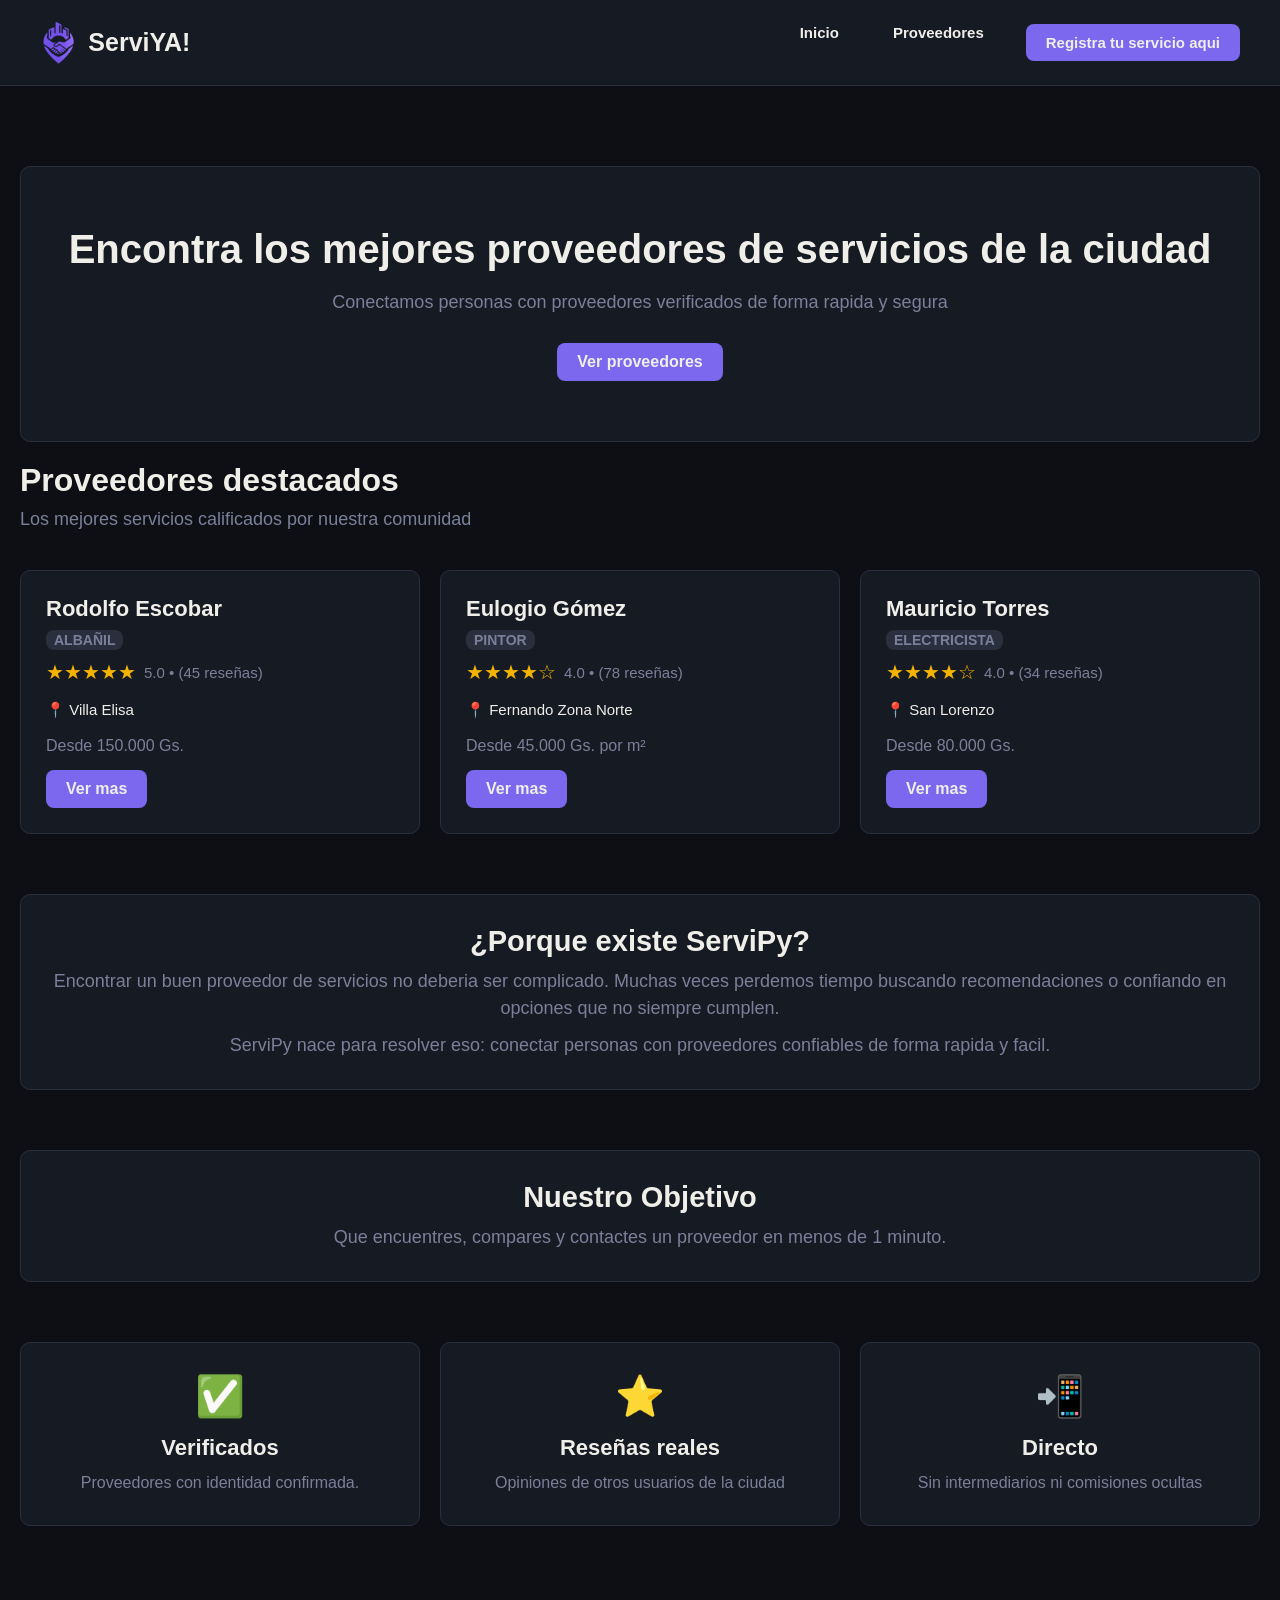
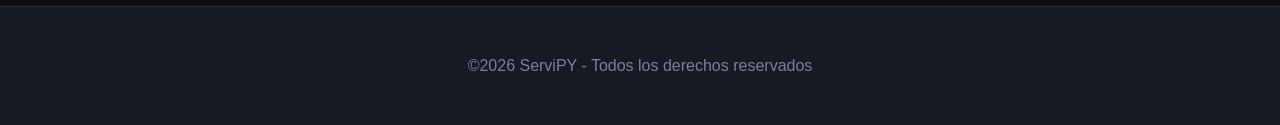
<file: index.html>
<!---->
<!DOCTYPE html>
<html lang="es">
<head>
    <meta charset="UTF-8">
    <!--"VIEWPORT HACE QUE LA WEB SEA RESPONSIVE"-->
    <meta name="viewport" content="width=device-width, initial-scale=1.0">
    <title>ServiPy</title>
    
    <!--EL ORDEN IMPORTA, LO ESPECIFICO PUEDE SOBREESCRIBIR LO GLOBAL-->
    <!-- CSS GLOBAL-->
    <link rel="stylesheet" href="css/global.css">
    <link rel="stylesheet" href="css/providers.css">
    
    <!--CSS ESPECIFICO DE INICIO-->
    <link rel="stylesheet" href="css/home.css">
    <link rel="icon" type="image/png" href="images/logo-serviYA.png">
</head>
<body>
    <!--NAVBAR REUTILIZABLE - ES UN CONTENEDOR VACIO PARA LLENAR CON JS-->
    <header id="navbar">
        <!--ACA SE INSERTA LA BARRA DE NAVEGACION-->
    </header>

    <!--CONTENIDO PRINCIPAL - SOLO UN MAIN POR PAGINA(CONTENIDO PRINCIPAL)-->
    <main class="container">
        
        <!-- HERO -->
        <section class="hero">
            <h2>Encontra los mejores proveedores de servicios de la ciudad</h2>
            <p>Conectamos personas con proveedores verificados de forma rapida y segura</p>
            <a href="providers.html" class="btn-primary">Ver proveedores</a>
        </section>

        <!--PROVEEDORES DESTACADOS-->
        <section class="providers">
            <div class="section-header">
                <h3>Proveedores destacados</h3>
                <p>Los mejores servicios calificados por nuestra comunidad</p>
            </div>

            <!-- CARDS PROVEEDORES -->
            <div class="cards" id="featured-providers"> 

            </div>
        </section>

        <!--HISTORIA DE WEB-->
        <section class="history">
            <div class="info-card">
                <h3>¿Porque existe ServiPy?</h3>
                <p>
                    Encontrar un buen proveedor de servicios no deberia ser complicado.
                    Muchas veces perdemos tiempo buscando recomendaciones o confiando en opciones que no siempre cumplen.
                </p>
                <p>
                    ServiPy nace para resolver eso: conectar personas con proveedores confiables de forma rapida y facil.
                </p>
            </div>
        </section>

        <!--OBJETIVO DE LA WEB-->
        <section class="objetive">
            <div class="info-card highlight">
                <h3>Nuestro Objetivo</h3>
                <p>Que encuentres, compares y contactes un proveedor en menos de 1 minuto.</p>
            </div>
        </section>

        <!-- SECTION DE VERIFICACIONES-->
        <section class="verifications">
            <div class="verify-card">
                <span class="icon">✅</span>
                <h4>Verificados</h4>
                <p>Proveedores con identidad confirmada.</p>
            </div>
            
            <div class="verify-card">
                <span class="icon">⭐</span>
                <h4>Reseñas reales</h4>
                <p>Opiniones de otros usuarios de la ciudad</p>
            </div>
            <div class="verify-card">
                <span class="icon">📲</span>
                <h4>Directo</h4>
                <p>Sin intermediarios ni comisiones ocultas</p>
            </div>
        </section>
    </main>

    <!--FOOTER REUTILZABLE - ES UN CONTENEDOR VACIO PARA LLENAR CON JS-->
    <footer id="footer"></footer>

    <!--CODIGO JS-->
    <script src="js/main.js"></script>

</body>
</html>
</file>
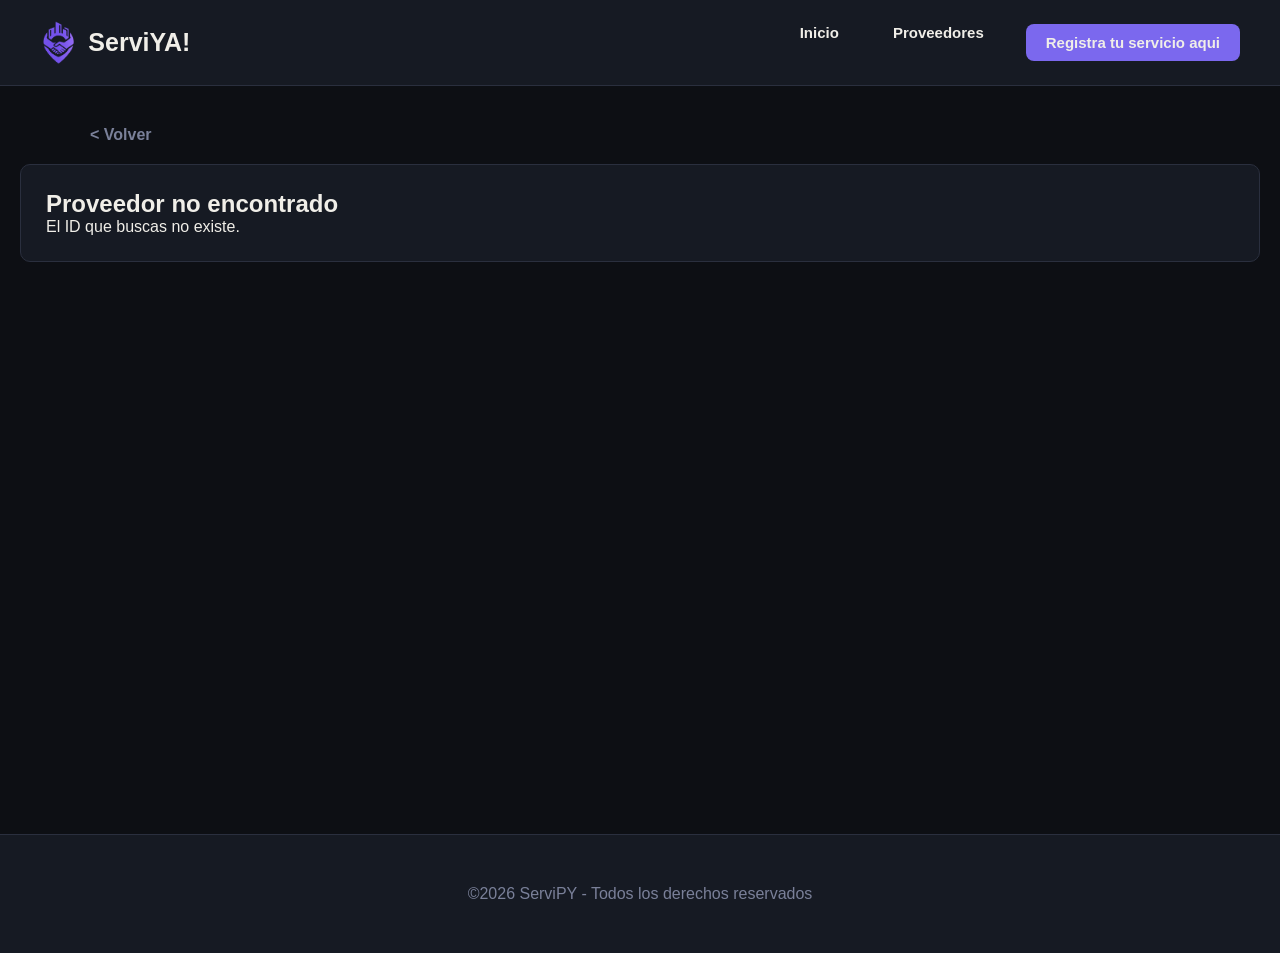
<file: detail-provider.html>
<!DOCTYPE html>
<html lang="es">
<head>
    <meta charset="UTF-8">
    <meta name="viewport" content="width=device-width, initial-scale=1.0">
    <title>Datos del Proveedor</title>

    <link rel="stylesheet" href="css/global.css">
    <link rel="stylesheet" href="css/providers.css">
    <link rel="stylesheet" href="css/detail.css">
    <link rel="icon" type="image/png" href="images/logo-serviYA.png">
</head>
<body>

    <header id="navbar"></header>

    <a href="providers.html" class="button-back">
        < Volver
    </a>

    <main class="container">
        <section id="provider-detail">
            <!-- ACA SE VAN A INSERTAR LOS DATOS DEL PROVEEDOR-->
        </section>
    </main>

    <footer id="footer"></footer>

    <script src="js/main.js"></script>
    <script src="js/detail.js"></script>
    
</body>
</html>
</file>
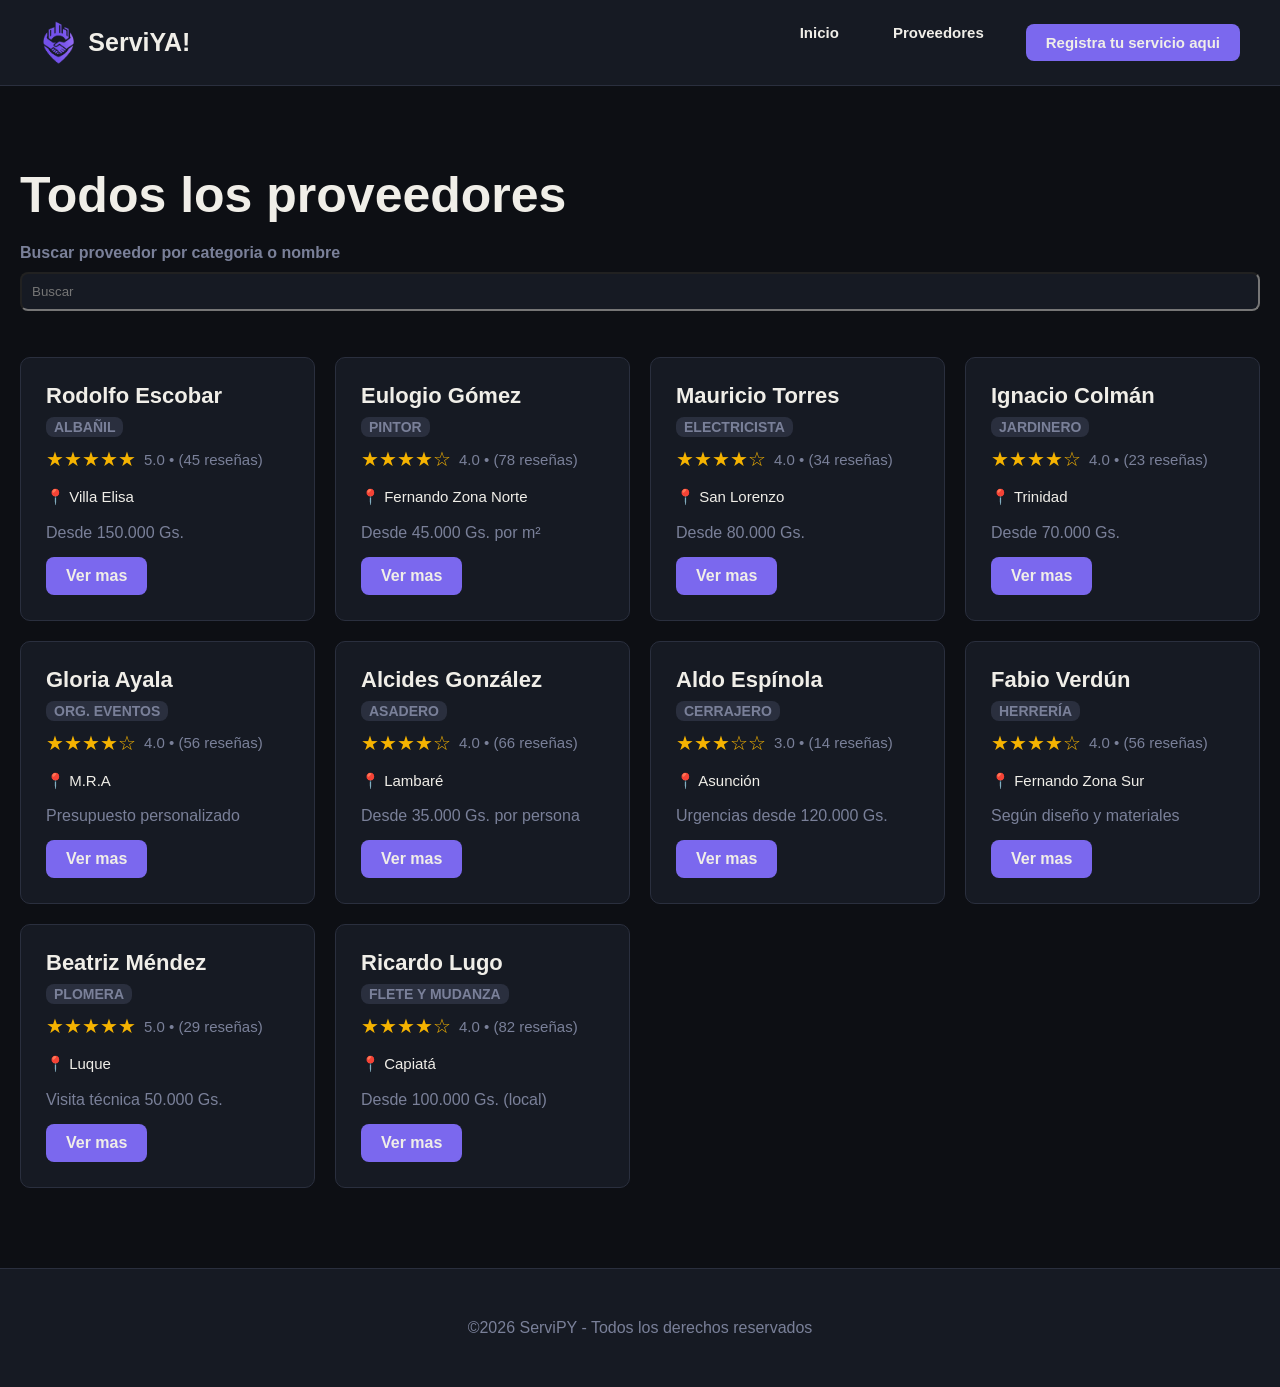
<file: providers.html>
<!DOCTYPE html>
<html lang="es">
<head>
    <meta charset="UTF-8">
    <meta name="viewport" content="width=device-width, initial-scale=1.0">
    <title>Proveedores</title>
    <!-- CSS -->
    <link rel="stylesheet" href="css/global.css">
    <link rel="stylesheet" href="css/providers.css">
    <link rel="icon" type="image/png" href="images/logo-serviYA.png">
    <!--MEJORA LIGHTHOUSE #1 - SEO: meta description agregada -->
    <meta name="description" content="Encontra proveedores de servicios locales verificados en ServiYA. Albaniles, pintores, electricistas y más en Asunción.">
</head>
<body>
    <!-- NAVBAR -->
    <header id="navbar"></header>

    <!-- CONTENIDO -->
    <main class="container">
        
        <!--SUBTITULO DE LA PAGINA-->
        <section class="providers-page">
            <h2>Todos los proveedores</h2>

            <!-- MEJORA LIGHTHOUSE #2 - ACCESIBILIDAD: label asociado al input de busqueda -->
            <label for="search-input" class="visually-hidden">Buscar proveedor por categoria o nombre</label>
            
            <!--BUSCADOR DE PROVEEDORES-->
            <input type="text" id="search-input" placeholder="Buscar">

            <!--CARDS DE LOS PROVEEDORES (aria-live indica a los lectores de pantalla que anuncien los cambios de resultados)-->
            <div id="providers-list" class="cards" aria-live="polite">
                
            </div>

        </section>
    </main>
    <!--FOOTER-->
    <footer id="footer"></footer>

    <!-- JS -->
    <script src="js/main.js"></script>
    <script src="js/providers.js"></script>

</body>
</html>
</file>
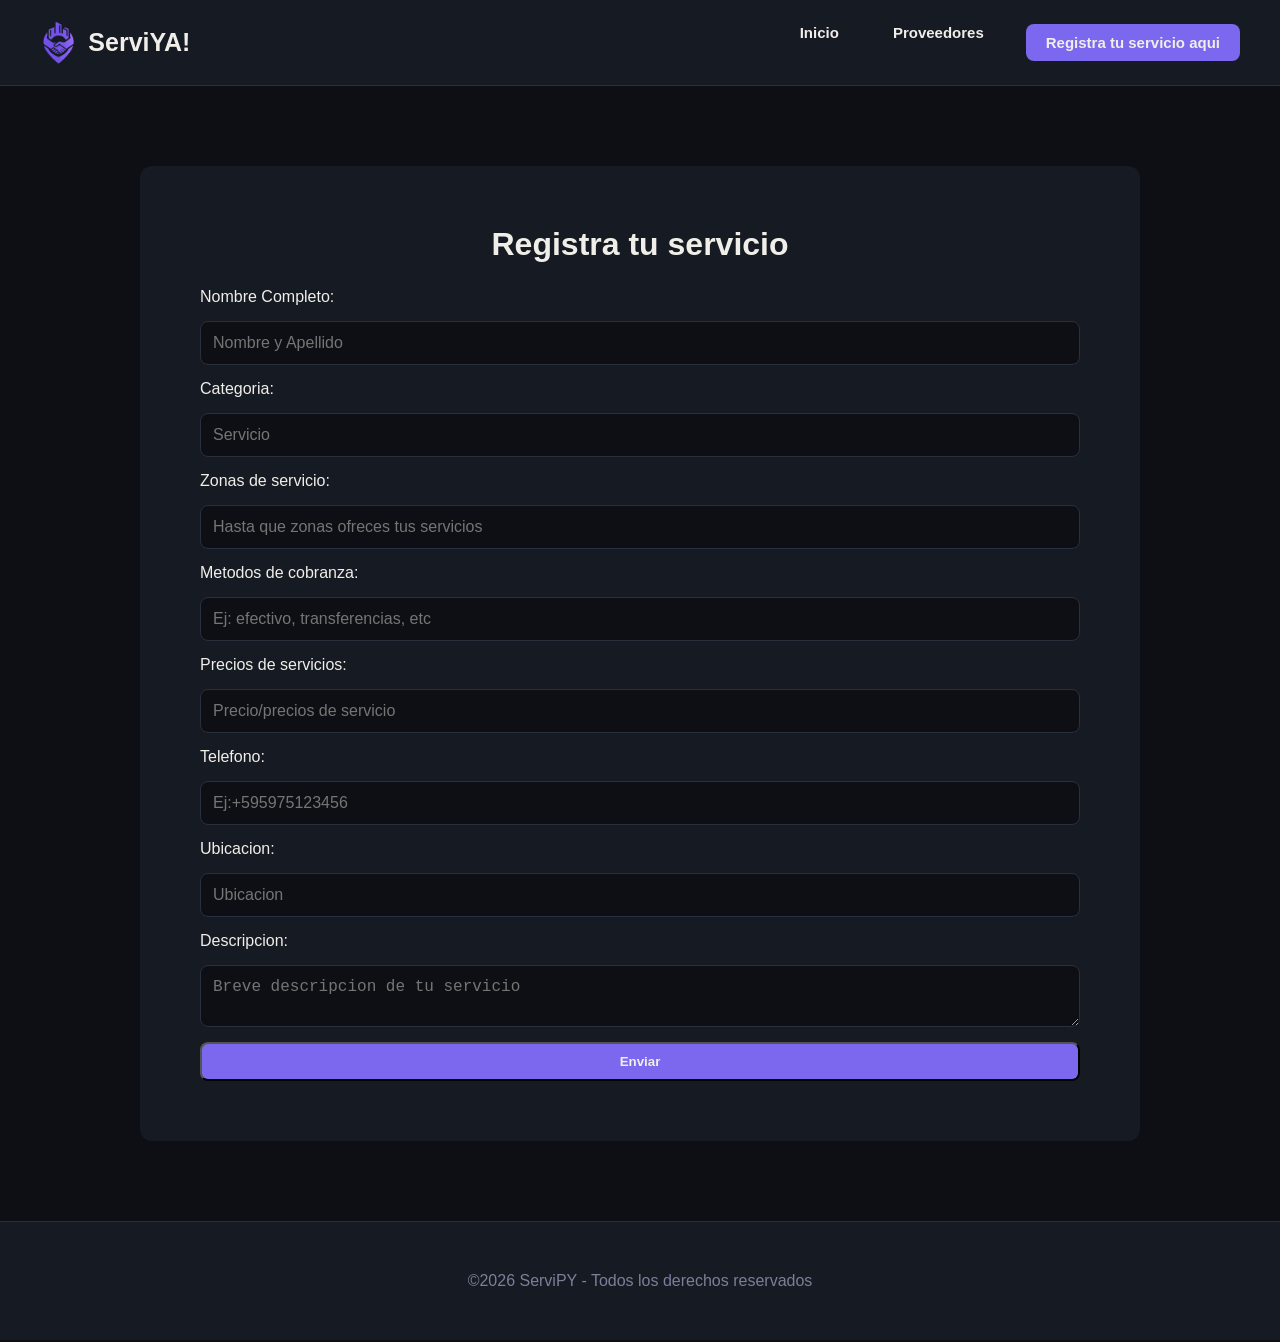
<file: register.html>
<!DOCTYPE html>
<html lang="es">
<head>
    <meta charset="UTF-8">
    <meta name="viewport" content="width=device-width, initial-scale=1.0">
    <title>Registrate</title>
    <link rel="stylesheet" href="css/global.css">
    <link rel="stylesheet" href="css/register.css">
    <link rel="icon" type="image/png" href="images/logo-serviYA.png">
</head>
<body>
    <header id="navbar"></header>
    
    <main class="container">

        <section class="register">
            <h2>Registra tu servicio</h2>

            <form action="" id="register-form">
                <label for="name">Nombre Completo:</label>
                <input type="text" id="name" name="name" maxlength="20" placeholder="Nombre y Apellido" required>

                <label for="service">Categoria:</label>
                <input type="text" id="service" name="service" maxlength="10" placeholder="Servicio" required>

                <label for="zone">Zonas de servicio:</label>
                <input type="text" id="zone" maxlength="40" placeholder="Hasta que zonas ofreces tus servicios">

                <label for="payments">Metodos de cobranza:</label>
                <input type="text" id="payments" maxlength="15" placeholder="Ej: efectivo, transferencias, etc">

                <label for="price_estimated">Precios de servicios:</label>
                <input type="text"  id="price_estimated" maxlength="30" placeholder="Precio/precios de servicio">

                <label for="phone">Telefono:</label>
                <input type="tel" id="phone" name="phone" maxlength="15" placeholder="Ej:+595975123456" required>

                <label for="location">Ubicacion:</label>
                <input type="text" id="location" name="location" maxlength="20" placeholder="Ubicacion" required>

                <label for="description">Descripcion:</label>
                <textarea name="description" id="description" maxlength="40" placeholder="Breve descripcion de tu servicio"></textarea>

                <button type="submit" class="btn-primary">Enviar</button>
            
            </form>

        </section>

    </main>

    <footer id="footer"></footer>

    <script src="js/register.js"></script>
    <script src="js/main.js"></script>
</body>
</html>
</file>
<file: css/global.css>
/*CSS RESET, limpiamos los margenes y rellenos por defecto de todos los elementos*/
* {
    margin: 0;
    padding: 0;
    box-sizing: border-box; /*Truco, impide que el tamanho de una caja cambie aunque se anhada bordes y rellenos*/
}


/* VARIABLES GLOBALES variables reutilizables en toda la app*/
:root {
    --bg: #0d0f14;          /*background, color del fondo de la pagina*/
    --surface: #161a23;     /*Superficie, capa encima del fondo*/
    --primary: #7B68EE;     /*Color principal de la pag*/
    --text: #f0eee8;        /*color del texto de la pagina*/
    --muted: #7a8099;       /*color para info que no es importante*/
    --border: #2a2f3e;      /*color para las lineas divisorias*/
}


/*Definimos el tipo de fuente, fondo y color de texto de toda la pagina*/
body {
    font-family: Arial, Helvetica, sans-serif;
    background-color: var(--bg);
    color: var(--text);
}


/*Contenedor principal para centrar el contenido*/
.container {
    max-width: 1500px; /*define el maximo de ancho de 1100px pero puede achicarse como quiera*/
    margin: 0 auto;    /*primer num(0) indica que arriba y abajo no habra margen extra*/
                    /*auto le indica al navegador que iguale los espacios de derecha e izquierda*/
    padding: 20px; /*impide que el contenido de container toque los bordes.*/
} 



main.container {
    min-height: 70vh;   /*Hacemos que el contenido principal ocupe el 70% de la pantalla*/
}

/*Contenedor principal de la barra organiza el logo y menu en una fila, separados y centrados*/
.navbar {
    display: flex; /*Convierte la barra en una barra flexible*//* Coloca el logo y los enlaces uno al lado del otro*/
    justify-content: space-between; /*Envia el logo a la izquierda y el menu a la derecha */
    align-items: center;            /*Centra el logo y el menu verticalmente*/

    padding: 20px 40px;             /*Crea un espacio para que el contenido no toque los bordes*/
    background-color: var(--surface); /*Color del fondo de la barra de navegacion*/
    border-bottom: 1px solid var(--border); /*borde del boton, tamnho de linea, tipo y color*/
}

/*Lista del menu: posiciona los items de la barra en fila horizontal*/
.navbar ul {
    display: flex;  /*Pone los elementos uno al lado del otro*/
    gap: 30px;      /*Les da un salto de espacio uno del otro*/
    list-style: none;   /*Quita los estilos de la lista, los puntitos*/
}

/* Enlaces dentro del navbar: quita estilos por defecto y definimos la apariencia del texto*/
.navbar a {
    text-decoration: none;          /*quita el subrayado de las opciones de menu*/
    color: var(--text);             /*color de textos del menu*/
    font-size: 15px;                /*tamanho de los textos*/
    font-weight: 800;
}

/*Inicio, proveedores creamos el area clickeable con bordes redondeados y animacion*/
.nav-link {
    padding: 8px 12px;  /*crea la caja*/
    border-radius: 6px; /*bordes redondeados*/
    transition: 0.2s ease;  /*Velocidad de la transicion y como*/
}

/*Cambia de color el fondo y el de color el texto para dar efecto visual al pasar el mouse*/
.nav-link:hover {
    background-color: var(--primary);   /*fondo color del boton*/
    color: var(--text); /*el texto cambia al color blanco para mantener el contraste*/
}

/*La clase boton principal define estilo reutilizable con color, padding y forma*/
.btn-primary {
    display: inline-block;         /*inline: pone en linea al boton, no ocupa toda la pantalla. block: permite padding,margin */
    padding: 10px 20px;             /*espacio entre el texto y el borde del boton*/
    background-color: var(--primary);   /*color de fondo del boton*/
    color: var(--text);                    /*color del texto*/
    text-decoration: none;             /*quita subrayado automatico de los enlaces <a>*/
    border-radius: 8px;                 /*redondera las esquinas del boton*/
    font-weight: bold;                /*pone el texto en negrita*/
    transition: 0.3s ease;              /*la transicion con ease se vuelve lento, acelera, lento*/
}

/*Oscurecemos el boton para dar feedback visual*/
.btn-primary:hover {
    background-color: #6a5acd;  /*el boton se pone mas oscuro cuando el cursor se posiciona sobre el*/
}


/*Bloque footer, separamos el bloque inferior, lo centramos y le damos un estilo mas suave*/
.footer {
    margin-top: 60px;       /*separamos el footer del contenido de arriba*/
    padding: 30px 20px;     /*le damos espacio interno*/
    background-color: var(--surface);   /*color de fondo del footer*/
    border-top: 1px solid var(--border);    /*linea superior del contenedor, tipo, grosor y color*/
    text-align: center;         /*alineamos en el centro el texto*/
    color: var(--muted);    /*color del texto*/
}


.button {
    cursor: pointer;    /*el cursor de vuelve una mano al posicionarse sobre los botones*/
}

/* Contenedor del logo, alienamos la imagen y el texto en fila con espacio entre los elementos */
.logo-wrapper {
    display: flex;
    align-items: center;
    gap: 12px;
}

/*Texto del logo, aumentamos su tamanho y grosor para destacarlo*/
.logo-wrapper a {
    font-size: 25px;
    font-weight: 800;
}

/* Imagen del logo, definimos altura fija y mantenemos su proporcion */
.logo-img {
    height: 45px;
    width: auto;
}


/* RESPONSIVE */
/*Se aplican estos cambios cuando la pantalla es de moviles*/
@media (max-width: 768px) {
    
    /*Reducimos el padding del contenedor para pantallas chicas*/
    .container {
        padding: 15px;  /*Ajustamos el espacio entre el borde del contenedor y su contenido a 15px a los cuatros lados*/
    }
    
    /* Limitamos el ancho para evitar el scroll horizontal */
    html, body {
        overflow-x: hidden; /*mantenemos el scroll unicamente vertical, evitamos el desbordamiento horizontal*/
        max-width: 100%;    /*aseguramos que el ancho del html y del body nunca sea mas grande que el ancho de la ventana del navegador*/
    }

    /* Reducimos el tamanho de titulos y los centramos */
    h1, h2, h3 {
        font-size: 26px;
        text-align: center;
    }

    /* Lo elementos del nabvar lo dejamos en forma vertical */
    .navbar {
        flex-direction: column;  /*Alinea los elementos hijos de forma vertical (de arriba a abajo)*/
        gap: 15px;  /*Espacio entre elementos*/
        padding: 20px;  /*Separa el contenido de los bordes fisicos de la pantalla del telefono*/
    } 

    /* Menu en movil, los elementos del menu en columna ocupa todo el ancho */
    .navbar ul {
        flex-direction: column; /*Los elementos del ul se apilan uno debajo del otro*/
        gap: 10px;
        width: 100%;    /*obliga a la lista a ocupar todo el ancho disponible de la pantalla movil para poder centrarla respecto a la pantalla*/
        text-align: center; 
    } 

    /* Reducimos el espacio del hero para mejorar su visualizacion */
    .hero {
        padding: 30px 15px; /*Reducimos el padding del hero para evitar que el usuario deslice demasiaso para ver contenido del hero*/
    }

        
    .hero h2 {
        font-size: 24px;
    }

    .hero p {
        font-size: 16px;
    }

    .card {
        padding: 18px;/* Nos aseguramos que el contenido no este apretado con los bordes de la tarjeta */
    }

    .card-title {
        font-size: 18px;
    }
    
}
</file>
<file: css/providers.css>
/*section*/
.providers-page {
    margin-top: 60px;   /*crea espacio superior de la barra de nav*/
}

/*subtitulo de la section*/
.providers-page h2 {
    font-size: 50px;        /*tamanho de la fuente*/
    margin-bottom: 20px;    /*crea un espacio inferior del contenido del h2*/
    font-weight: 800;
}

#search-input {
    width: 100%;    /*ocupar todo el ancho de la web*/
    padding: 10px;  /*relleno de 10 px arriba y abajo*/
    margin-bottom: 15px; /*margen(espacio inferior) de 15 px*/
    border-radius: 8px; /*borde de la barra de buscador*/
    background: var(--surface); /*color de fondo de la barra*/
    color: var(--text); /*color de texto*/
    margin-top: 10px;
}

.cards {
    display: grid;  /*Ordenamos las cards tipo grilla*/
    grid-template-columns: repeat(auto-fit, minmax(280px, 1fr)); /*Crea cols automaticas que miden min280px y se estiran para ocupar espacio*/
    gap: 20px;      /*crea un espacion de 20px entre los elementos*/
    margin-top: 31px; /*crea un espacio superior de 31px*/
    flex-wrap: wrap;    /*hace que las cards bajen a la siguiente fila si no entran mas, se ordena segun el tamanho de pantalla*/

}

.card {
    background-color: var(--surface); /*color de fondo de cada card*/
    padding: 25px;          /*espacio interior de cada card*/
    border-radius: 10px;    /*redondea el borde de cada card*/
    border: 1px solid var(--border);
}

.card:hover {
    transform: translateY(-2px);    /*dezplaza la card verticalmente(arriba)*/
    transition: 0.2s ease;       /*controla la velocidad de la animacion*/
}


.card-title {
    font-size: 22px;        /*tamanho de la fuente*/
    margin-bottom: 8px;     /*Espacio inferior*/
    font-weight: 600;
}

.card-category {
    color: var(--muted); /*color de texto del servicio*/
    margin-bottom: 10px;   /*espacio inferior*/
    font-size: 14px;       /*tamanho de la fuente*/
    padding: 2px 8px;
    border-radius: 8px;
    display: inline-block;
    background-color: var(--border);
    font-weight: 600;   /*espesor de la letra*/
    text-transform: uppercase;  /*Todas las letras en mayuscula*/
    font-weight: 600;
}

.card-rating {
    margin-bottom: 15px;    /*espacio inferior*/
    display: flex;
    align-items: center;
    gap: 8px;
    font-size: 20px;
    color: #f5b301;
}


.rating-text {
    color:var(--muted);
    font-size: 15px;  
    opacity: 1;  
}


.card-location {
    color: var(--text);    /*color de texto*/
    font-size: 15px;        /*tamanho de fuente*/
    margin-bottom: 15px;    /*margen inferior*/
    line-height: 1.5;
}

.card-price-tag {
    color: var(--muted);
    margin-bottom: 15px;
}

/*Label de busqueda*/
.visually-hidden {
    color: var(--muted);
    font-weight: 800;
}

.loading-state, .empty-state, .error-state {
    text-align: center;
    color: var(--muted);
    font-size: 18px;
}


@media (max-width: 768px) {

    .providers-page {
        margin-top: 30px;
    }

    .providers-page h2 {
        font-size: 26px;
        text-align: center;
    }

    #search-input {
        padding: 12px;
        margin-top: 20px;
    }

    .cards {
        gap: 15px;
        margin-top: 20px;
    }

    .card {
        padding: 18px;
    }

    .card-title {
        font-size: 18px;
    }

    .card-rating {
        font-size: 16px;
    }

    .rating-text {
        font-size: 13px;
    }

    .card-location {
        font-size: 14px;
    }

    .card-price-tag {
        font-size: 16px;
    }
}
</file>
<file: css/home.css>
/* Seccion principal destacada, lo centramos, le damos un color de fondo, espacio internos y bordes redondeados */
.hero {
    text-align: center;     /*centra el texto y elementos de la seccion*/
    margin-top: 60px;       /*crea un espacio por fuera del borde superio de un elemento*/
    padding: 60px 20px;     /*crea espacio dentro de la seccion entre el contenido y sus propios bordes*/
    background-color: var(--surface); /*le ponemos color al fondo de manera que pueda visualizar el tamnho de la seccion*/
    border-radius: 10px; /*redondeamos los bordes de la seccion*/
    border: 1px solid var(--border);  
}

/* Levantamos ligeramente la seccion para dar una seccion interactica */
.hero:hover {
    transform: translateY(-2px);    /*dezplaza la card verticalmente(arriba)*/
    transition: 0.2s ease; 
}

/* Titulo del hero,grande y con margen debajo */
.hero h2 {
    font-size: 40px;        /*tamanho de la fuente del texto del tag h2*/
    margin-bottom: 20px;    /*crea un espacio por fuera del borde inferior de un elemento*/
    font-weight: 800;
}

/* Texto del hero  */
.hero p {
    color: var(--muted);    /*color del texto*/
    margin-bottom: 30px;    /*espacio inferior*/
    font-size: 18px;        /*tamanho de la fuente de letra*/
}

/* Contenedor de titulos de seccion */
.section-header {
    text-align: left;
    margin-bottom: 40px; /* Espacio antes de las cards */
    margin-top: 20px;
}

/* titulo grande y destacado */
.section-header h3 {
    font-size: 32px;
    color: var(--text);
    margin-bottom: 10px;
    font-weight: 800;
}

.section-header p {
    color: var(--muted);
    font-size: 18px;
}


.history, .objetive {
    margin-top: 60px;   /*margen superior*/
    background: var(--surface); /*color de fondo*/
    padding: 30px;  /*relleno superior e inferior*/
    border-radius: 10px;    /*borde redondeado*/
    text-align: center; /*texto alineado al centro*/
    border: 1px solid var(--border);
}

.history:hover, .objetive:hover {
    transform: translateY(-2px);    /*dezplaza la card verticalmente(arriba)*/
    transition: 0.2s ease; 
}

.history h3, .objetive h3 {
    font-size: 29px;
    font-weight: 800;
} 

.history p, .objetive p {
    color: var(--muted);    /*color de parrafo*/
    margin-top: 10px;   /*margen superior*/
    line-height: 1.5;   /*espacio entre renglones*/
    font-size: 18px;
}

.verifications {
    display: flex;  /*convertimos el contenedor de las verificaciones en contenedores flexibles y facil de manipular*/
    gap: 20px;
    margin-top: 60px;
    flex-wrap: wrap;    /*Esta propiedad hace que las cards no se compriman y bajen a la linea inferior cuando ya no entran en la fila*/
}


.verify-card {
    background-color: var(--surface);
    padding: 30px;
    border-radius: 10px;
    text-align: center;
    flex: 1;    /* hace que el elemento ocupe todo el espacio disponible y lo comparta */
    min-width: 250px;   /*Evita que se achiquen demasiado*/
    border: 1px solid var(--border);
}


.verify-card:hover {
    transform: translateY(-2px);    /*dezplaza la card verticalmente(arriba)*/
    transition: 0.2s; 
}


.verify-card .icon {
    font-size: 40px;
    display: block; /* usamos block para que el elemento se estire y ocupe todo el espacio */
    margin-bottom: 15px;
}

.verify-card h4 {
    font-size: 22px;
    margin-bottom: 10px;
    font-weight: 800;
}

.verify-card p {
    color: var(--muted);
    font-size: 16px;
    line-height: 1.5;
}

@media (max-with: 768px) {
    .hero {
        padding: 30px 15px;
        margin-top: 30px;
        word-break: break-word; /*Permite forzar el salto de linea entre letras para evitar que palabras largas desborden el contenedor*/
    }

    .hero h2 {
        font-size: 24px;
        word-break: break-word;
    }
}
</file>
<file: css/detail.css>
.provider-detail-card {
    margin-top: 50px;       /*margen superior*/
    margin-bottom: 50px;
    background-color: var(--surface);   /*color de fondo*/
    padding: 40px;  /*relleno superior e inferior*/
    border-radius: 12px;    /*borde redondeado de la carta*/
    max-width: 900px;   /*maximo de ancho, pero se puede encoger hasta donde quiera*/
    width: 95%; /*para que en celulares no toque el borde del navegador*/
    margin-left: auto;  /*margen automatico izquierdo*/
    margin-right: auto; /*margen automatico derecho*/
    border: 1px solid var(--border);
}

.provider-detail-card:hover {
    transform: translateY(-2px);    /*dezplaza la card verticalmente(arriba)*/
    transition: 0.2s ease; 
}
.provider-name {
    font-size: 40px;    /*tamanho de la fuente*/
    margin-bottom: 10px;    /*margen inferior*/
    font-weight: 800;   /*espesor de letras*/
}

.provider-service {
    color: var(--muted);    /*color de texto*/
    margin-bottom: 16px;    /*margen inferior*/
    font-size: 18px;
    font-weight: 600;   /*espesor de la letra*/
    text-transform: uppercase;  /*Todas las letras en mayuscula*/
    padding: 2px 8px;
    border-radius: 8px;
    display: inline-block;
    background-color: var(--border);
}

.provider-rating {
    font-size: 18px;    /*tamanho de fuente*/
    margin-bottom: 20px;    /*margen inferior*/
}

.provider-location {
    margin-bottom: 20px;    /*margen inferior*/
    font-size: 20px;
    font-weight: 600;
}

.provider-description {
    margin-bottom: 25px;    /*margen inferior*/
    line-height: 1.8;       /*espacio entre los renglones de la descripcion*/
    font-size: 18px;
    color: var(--muted);
    padding: 20px;
    background-color: rgba(255, 255, 255, 0.02);
    border-radius: 10px;
    border: 1px solid var(--border);
}

.provider-detail-card .btn-primary {
    display: inline-block;  /*para el botn no ocupe todo el ancho, pero si pueda tener padding y tamanho */
}

/* usamos grid para organizar la info con separaecion entre elementos */
.provider-info-grid {
    display: grid;
    gap: 30px;
    margin: 40px 0;
    padding: 25px;
    background-color: rgba(255, 255, 255, 0.02);
    border-radius: 10px;
    border: 1px solid var(--border);
}

.info-item strong {
    display: block;
    font-size: 15px;
    text-transform: uppercase;  /*transforma todos los caracteres en mayusculas*/
    letter-spacing: 0.5px;        /*espacio entre letras*/
    margin-bottom: 8px;
    font-weight: 600;
}

.info-item p {
    font-size: 17px;
    color: var(--muted);
}


.button-back {
    display: inline-block;
    margin-top: 40px;
    text-decoration: none;
    color: var(--muted);
    margin-left: 90px;
    font-weight: 600;
}

.button-back:hover {
    color: var(--text);
    transition: 0.2 ease;
}


@media (max-width: 768px) {

    .provider-detail-card {
        padding: 20px;
    }

    .provider-name {
        font-size: 26px;
    }

    .provider-description, .provider-rating, .provider-location, .provider-service {
        font-size: 16px;
    }

    
    .info-item strong {
        font-size: 15px; 
    }

    .button-back {
        margin-left: 20px;
        margin-top: 20px;
    }

}
</file>
<file: css/register.css>
.register {
    margin-top: 60px;   /*margen superior*/
    background-color: var(--surface); /*color del fondo del formulario*/
    padding: 60px;  /*relleno superio e inferior*/
    border-radius: 12px; /*borde redondeado del contenedor*/
    max-width: 1000px;   /*maximo de ancho permitido*/
    margin-left: auto; /*Margen izquierdo automatico*/
    margin-right: auto; /*MArgen derecho automatico*/
}

.register h2 {
    font-size: 32px;    /*tamnho de la fuente*/
    margin-bottom: 25px;    /*margen inferior*/
    text-align: center; /*alinea el texto al centro del contenedor*/
}

#register-form {
    display: flex;  /*activamos el modo flexbox para poder manipular los elementos*/
    flex-direction: column; /*posicionamos los campos del formulario uno abajo del otro*/
    gap: 15px;  /*les damos un espacio entre los campos del formulario*/
}

#register-form input,
#register-form textarea {
    padding: 12px;  /*relleno de los campos arriba y abajo*/
    border-radius: 8px; /*borde de los campos*/
    border: 1px solid var(--border);    /*color de la linea del borde, grosor y tipo*/
    background-color: var(--bg);    /*color del fondo de los campos*/
    color: var(--text);  /*Color del texto de los campos*/
    font-size: 16px; /*tamanho de la fuente*/
} 

.message-register {
    text-align: center;
}


@media (max-width: 768px) {

    .register {
        padding: 25px;  /* Aplicamosun espacio interno de 25 pixeles en todos los lados de la seccionde registro */
        margin-top: 30px;
    }

    .register h2 {
        font-size: 24px;
    }

    
}
</file>
